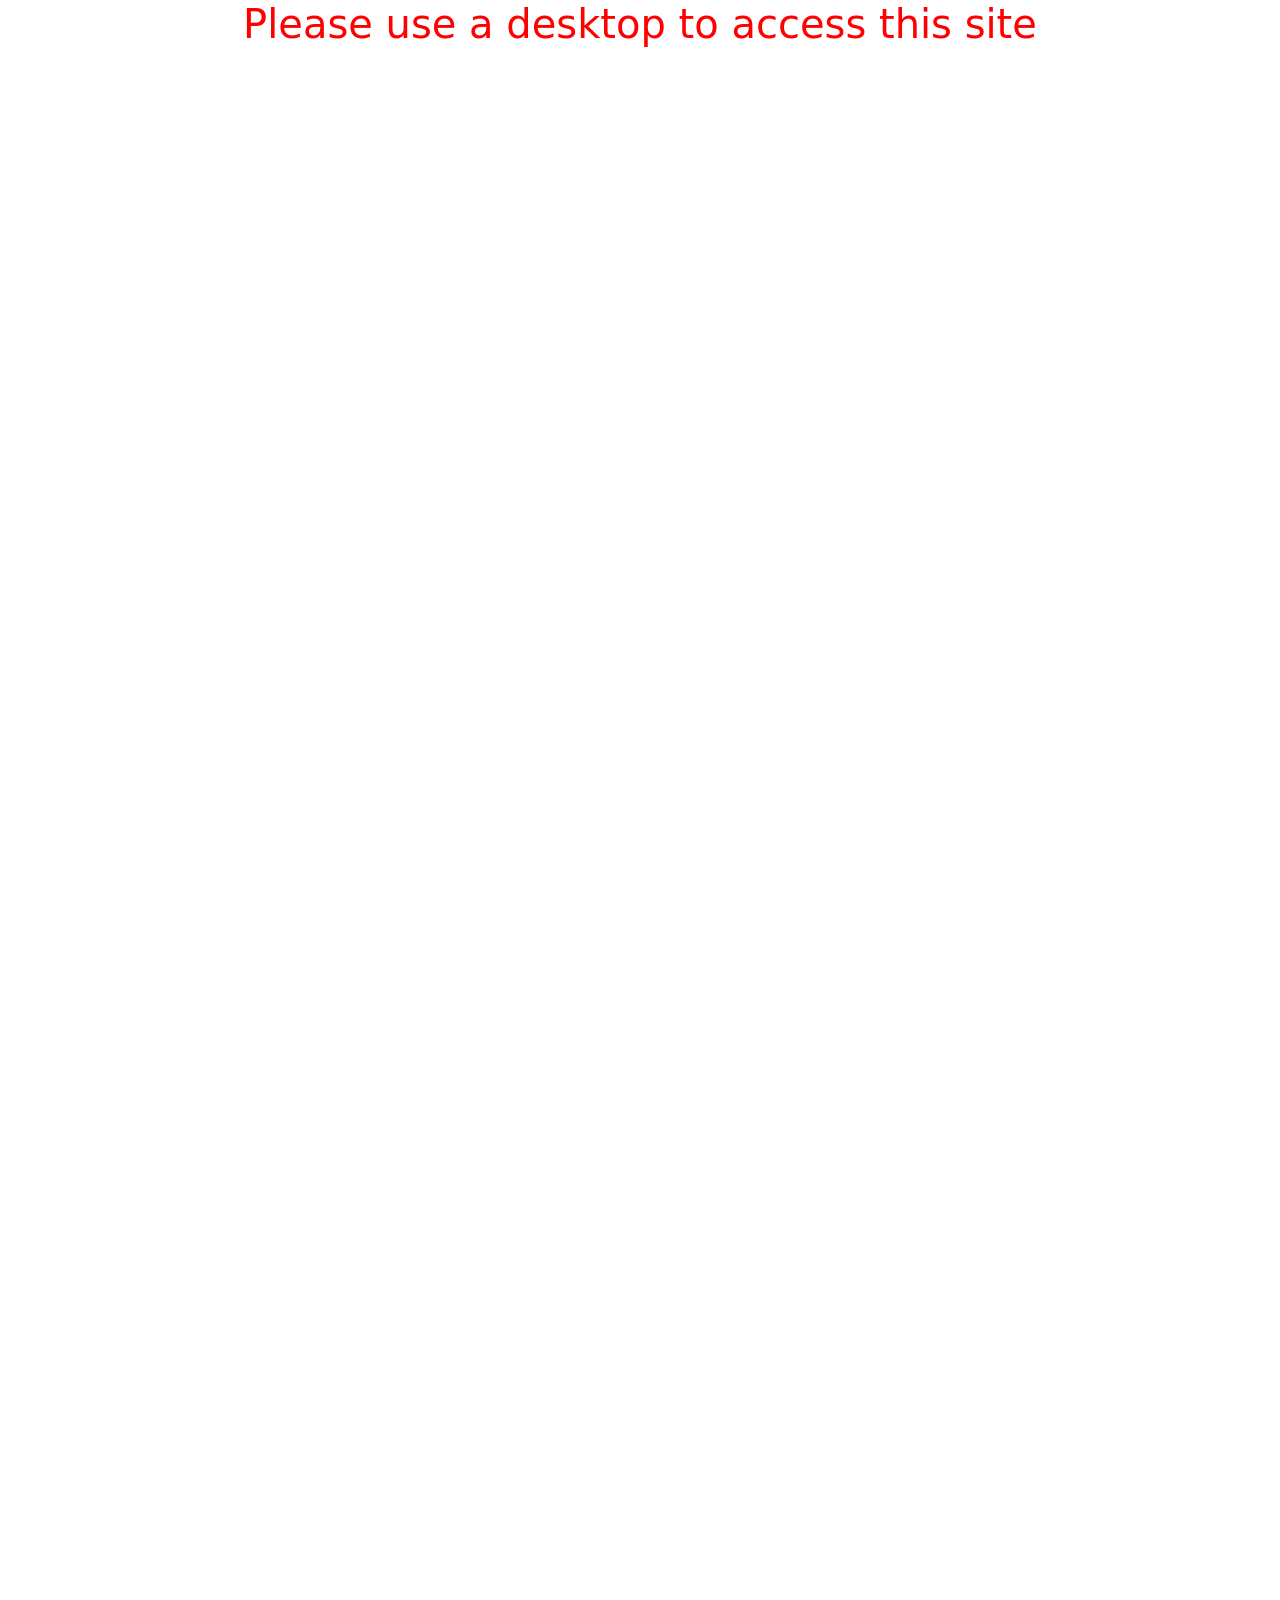
<file: index.html>
<!doctype html>
<html lang="en">
  <head>
    <meta charset="utf-8">
    <meta name="viewport" content="width=device-width, initial-scale=1">
    <title>HooBank payment</title>
    <link href="https://cdn.jsdelivr.net/npm/bootstrap@5.3.3/dist/css/bootstrap.min.css" rel="stylesheet" integrity="sha384-QWTKZyjpPEjISv5WaRU9OFeRpok6YctnYmDr5pNlyT2bRjXh0JMhjY6hW+ALEwIH" crossorigin="anonymous">
    <script defer src="https://cdn.jsdelivr.net/npm/bootstrap@5.3.3/dist/js/bootstrap.bundle.min.js" integrity="sha384-YvpcrYf0tY3lHB60NNkmXc5s9fDVZLESaAA55NDzOxhy9GkcIdslK1eN7N6jIeHz" crossorigin="anonymous"></script>
    <link rel="stylesheet" href="style.css">
  </head>
  <body>
    
    <div class="navbar navbar-expand navbar-dark my-menu">
      <div class="container">
        <a href="#" class="navbar-brand">
          <img src="images/hoobank-footer.png" alt="" style="width :25vh">
        </a>
        <ul class="navbar-nav navi">
          <li class="nav-item">
            <a href="#" class="nav-link active navi-text" aria-current="page">Home</a>
          </li>
          <li class="nav-item">
            <a href="#" class="nav-link navi-text">About us</a>
          </li>
          <li class="nav-item">
            <a href="#" class="nav-link navi-text">Features</a>
          </li>
          <li class="nav-item">
            <a href="#" class="nav-link navi-text">Solution</a>
          </li>
        </ul>
      </div>
    </div>   

    <div class="main-container">
      <div class="main-section text-white d-flex p-4">
        <div class="main-left">
          <div class="mb-3 decision-con">
            <img src="images/descision.png" alt="" class="decision">
          </div>
          <h1 class="main-text">
            The Next 
          </h1>
          <h1 class="main-text generation">
            Generation
          </h1>
          <h1 class="main-text">
            Payment Method.
          </h1>
          <span class="d-block mt-4 all-text">Our team of experts uses a methodology to identify</span>
          <span class="d-block all-text">the credit cards most likely to fit your needs.</span>
          <span class="d-block all-text">We examine annual percentage rates, annual fees.</span>
        </div>
        <div class="main-right">
          <img src="images/atm3.svg" alt="" class="atm-card" >
        </div>
        <img src="images/robot-hand.svg" alt="" class="robot">
        <img src="images/started.svg" alt="" class="started">
        
      </div>

      <div class="statsM">
        <img src="images/stats.png" alt="" class=" stats d-block mx-auto">
      </div>

      <div class="businessM p-4 d-flex">
        <div class="business-left text-white">
          <p class="all-head fw-semibold mb-3">You do the business,</p>
          <p class="all-head fw-semibold">we'll handle the money.</p>
          <p class="all-text">With the right credit card, you can improve your financial life by building credit, earning rewards and saving money. But with hundreds of credit cards on the market.</p>
          <div class="button-con">
            <button class="getStartedBtn mb-3 fw-bold rounded-2">Get Started</button>
          </div>
        </div>
        <div class="business-right text-white">
          <div class="d-flex align-items-center p-2 mb-3">
            <div class="pe-2 reward-pic">
              <img src="images/socials/rewards.png" alt="" class="">
            </div>
            <div class="reward">
              <p class=" mb-0 fw-semibold reward-header">Rewards</p>
              <p class="mb-0 all-text">The best credit cards offer some tantalizing combinations of promotions and prizes.</p>
            </div>
            
          </div>
          <div class=" d-flex align-items-center p-2 rounded-4 secured mb-3">
            <div class="pe-2 reward-pic">
              <img src="images/socials/secured.png" alt="">
            </div>
            <div class="reward">
              <p class=" mb-0 reward-header fw-semibold">100% Secured</p>
              <p class="mb-0 all-text">We take proactive steps make sure your information and transactions are secure.</p>
            </div>
          </div>
          <div class=" d-flex align-items-center p-2 mb-3">
            <div class="pe-2 reward-pic">
              <img src="images/socials/transfer.png" alt="">
            </div>
            <div class="reward">
              <p class=" mb-0 reward-header fw-semibold">Balance Transfer</p>
              <p class="mb-0 all-text">A balance transfer credit card can save you a lot of money in interest charges.</p>
            </div>
          </div>
        </div>
      </div>
      
      <div class="billingM d-flex p-4">
        <div class="billing-left">
          <img src="images/success.png" alt="" class="big">
        </div>
        <div class="billing-right text-white">
          <p class="all-head fw-semibold mb-3 easily-text">Easily control your</p>
          <p class="all-head fw-semibold">billing & invoice.</p>
          <p class="all-text">Everything you need to accept card payments and grow your business anywhere on the planet</p>
          <img src="images/socials/appStore.png" alt="">
          <img src="images/socials/googlePlay.png" alt="">
        </div>
      </div>

      <div class="easy-stepsM d-flex p-4">
        <div class="step-left text-white">
          <p class="fw-semibold mb-3 all-head">Find a better card deal.</p>
          <p class="fw-semibold all-head">in few easy steps.</p>
          <p class="all-text">Arcu tortor, purus in mattis at sed integer faucibus. Aliquet quis aliquet eget mauris tortor.ç Aliquet ultrices ac, ametau.</p>
          <div class="button-con">
            <button class="getStartedBtn mb-3 fw-bold rounded-2">Get Started</button>
          </div>
        </div>
        <div class="step-right pe-4">
          <img src="images/payment.png" alt="" class="big">
        </div>
      </div>

      <div class="aboutM d-flex p-4 text-white align-items-center">
        
        <div class="about-one">
          <p class="all-head fw-semibold">What people are</p>
          <p class="all-head fw-semibold">saying about us</p>
        </div>
        
        <div class="about-two all-text">
          Everything you need to accept card payments and grow your business anywhere on the planet.
        </div>
      </div>
      <div class="p-4 testimonialsM text-white mt-4">
        <div class="container testimonials d-flex">
          <div class="jensen-T firstpic rounded-4 p-5 ps-4 pe-4 ">
            <img class="mb-4" src="images/apostrophe.png" alt="" style="margin-bottom: 3rem;" >
            <p class="mb-4" style="font-size: 1.2vw;">Money is only a tool. It will take you wherever you wish, but it will not replace you as the driver.</p>
            <div class="d-flex">
              <img class="jensen-pic me-2" src="images/jensen.png" alt="">
              <div class="">
                <p class="mb-0">Herman Jenson</p>
                <p class="opacity-50 mb-0">Founder & Leader</p>
              </div>
            </div>
          </div>
          <div class="jensen-T rounded-4 p-5 ps-4 pe-4 ">
            <img class="mb-4" src="images/apostrophe.png" alt="" style="margin-bottom: 3rem;" >
            <p class="mb-4" style="font-size: 1.2vw;">Money makes your life easier. If you're lucky to have it, you're lucky.</p>
            <div class="d-flex">
              <img class="jensen-pic me-2" src="images/steve.png" alt="">
              <div class="">
                <p class="mb-0">Steve Mark</p>
                <p class="opacity-50 mb-0">Founder & Leader</p>
              </div>
            </div>
          </div>
          <div class="jensen-T rounded-4 p-5 ps-4 pe-4 ">
            <img class="mb-4" src="images/apostrophe.png" alt="" style="margin-bottom: 3rem;" >
            <p class="mb-4" style="font-size: 1.2vw;">It is usually people in the money business, finance, and international trade that are really rich.</p>
            <div class="d-flex">
              <img class="jensen-pic me-2" src="images/Kenn.png" alt="">
              <div class="">
                <p class="mb-0">Kenn Gallagher</p>
                <p class="opacity-50 mb-0">Founder & Leader</p>
              </div>
            </div>
          </div>
        </div>
      </div>
      <div class="crypto-servicesM d-flex ps-4 pe-5 justify-content-between align-items-center">
        <img class="" src="images/crypto/Group 481734.png" alt="">
        <img src="images/crypto/Group 481735.png" alt="">
        <img src="images/crypto/Group 481736.png" alt="" class="mb-2">
        <img src="images/crypto/Group 481737.png" alt="">
      </div>

      <div class="get-startedM  p-4">

        <div class="getStarted d-flex text-white rounded-4 p-5 align-items-center">
          <div class="w-75">
            <p class="fw-semibold mb-3 all-head">Let's try our service now!</p>
            <p class="all-text">Everything you need to accept card payments</p>
            <p class="all-text">and grow your business anywhere on the planet.</p>
          </div>
          <div class="w-25 button-con">
            <button class="getStartedBtn mb-3 fw-bold rounded-2 lastbtn">Get Started</button>
          </div>
        </div>
      </div>

      <div class="last-section  gx-0 p-4 pt-5 text-white" style="background-color: #0B0A0C;">
        <div class="row">
          <div class="col col-4">
            <img src="images/hoobank-footer.png" alt="">
          <p class="mt-4 mb-2">A new way to make the payments</p>
          <p class="">easy, reliable and secure</p>
          </div>
  
          <div class="col ">
            <p class="useful-links mb-4">Useful Links</p>
            <ul class="list-unstyled">
              <li>Content</li>
              <li>How it works</li>
              <li>Create</li>
              <li>Explore</li>
              <li>Terms & Services</li>
            </ul>
          </div>
  
          <div class="col ">
            <p class="community mb-4">Community</p>
            <ul class="list-unstyled">
              <li>Help Center</li>
              <li>Partners</li>
              <li>Suggestions</li>
              <li>Blog</li>
              <li>Newsletters</li>
            </ul>
          </div>
  
          <div class="col ">
            <p class="Partner mb-4">Partner</p>
            <ul class="list-unstyled">
              <li>Our Partner</li>
              <li>Become a Partner</li>
            </ul>
          </div>

        </div>
        <div class="container p-0">
          <svg width="auto" height="1" viewBox="0 0 1170 1" fill="none" class="svg-line" xmlns="http://www.w3.org/2000/svg">
            <line y1="0.501953" x2="1170" y2="0.501953" stroke="#3F3E45"/>
          </svg>
          <div class="row">
            <div class="col col-9">Copyright @ 2021 HooBank. All Rights Reserved.</div>
            <div class="col col-3">
              <div class="hstack gap-4 ps-4">
                <img src="images/socials/Vector-1.png" alt="">
                <img src="images/socials/Vector.png" alt="">
                <img src="images/socials/Group.png" alt="">
                <img src="images/socials/Vector-2.png" alt="">            
              </div>
            </div>
          </div>  
        </div>
        

      </div>
    </div>
    <script>
      function checkScreenSize() {
        if (window.innerWidth < 1100) {
          document.body.innerHTML = "<h1 style='text-align:center;color:red;'>Please use a desktop to access this site</h1>";
        }
      }
    
      checkScreenSize();
    
      window.addEventListener("resize", checkScreenSize);
    </script>
    
  </body>
</html>
</file>
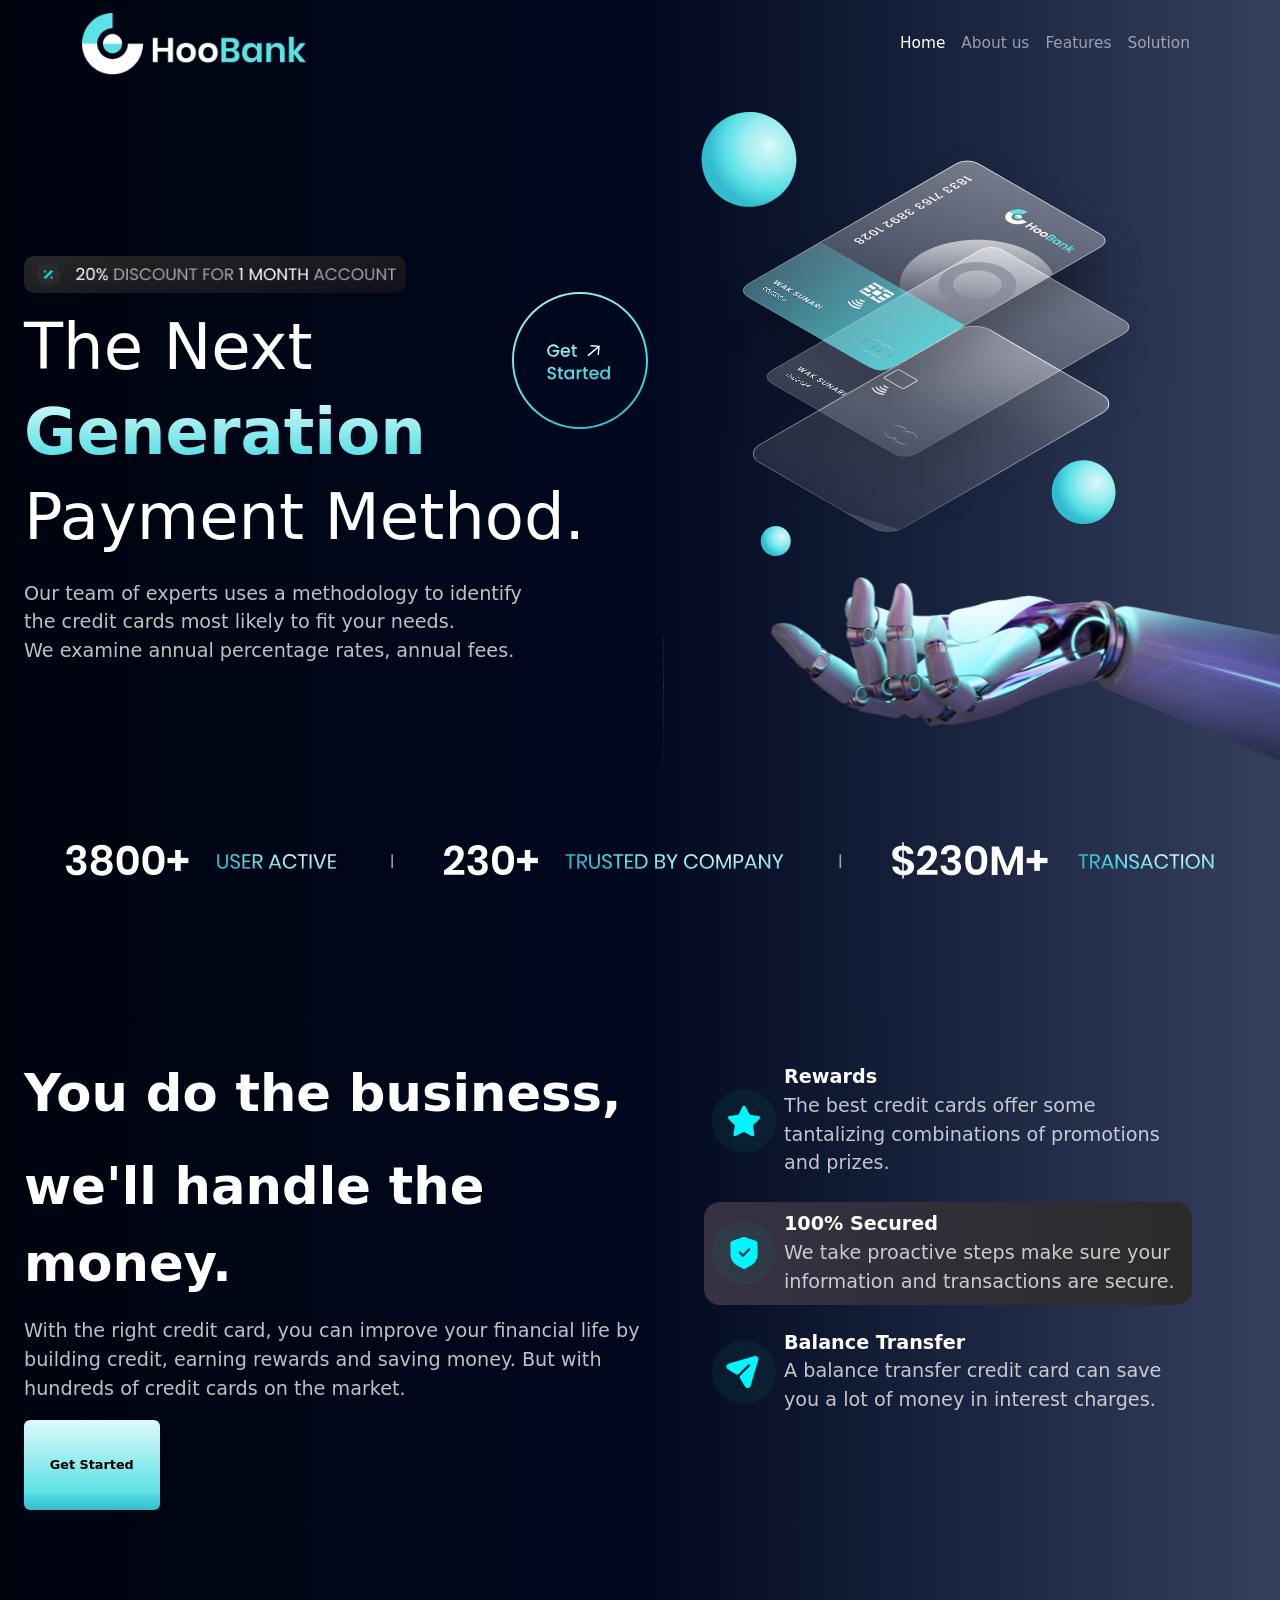
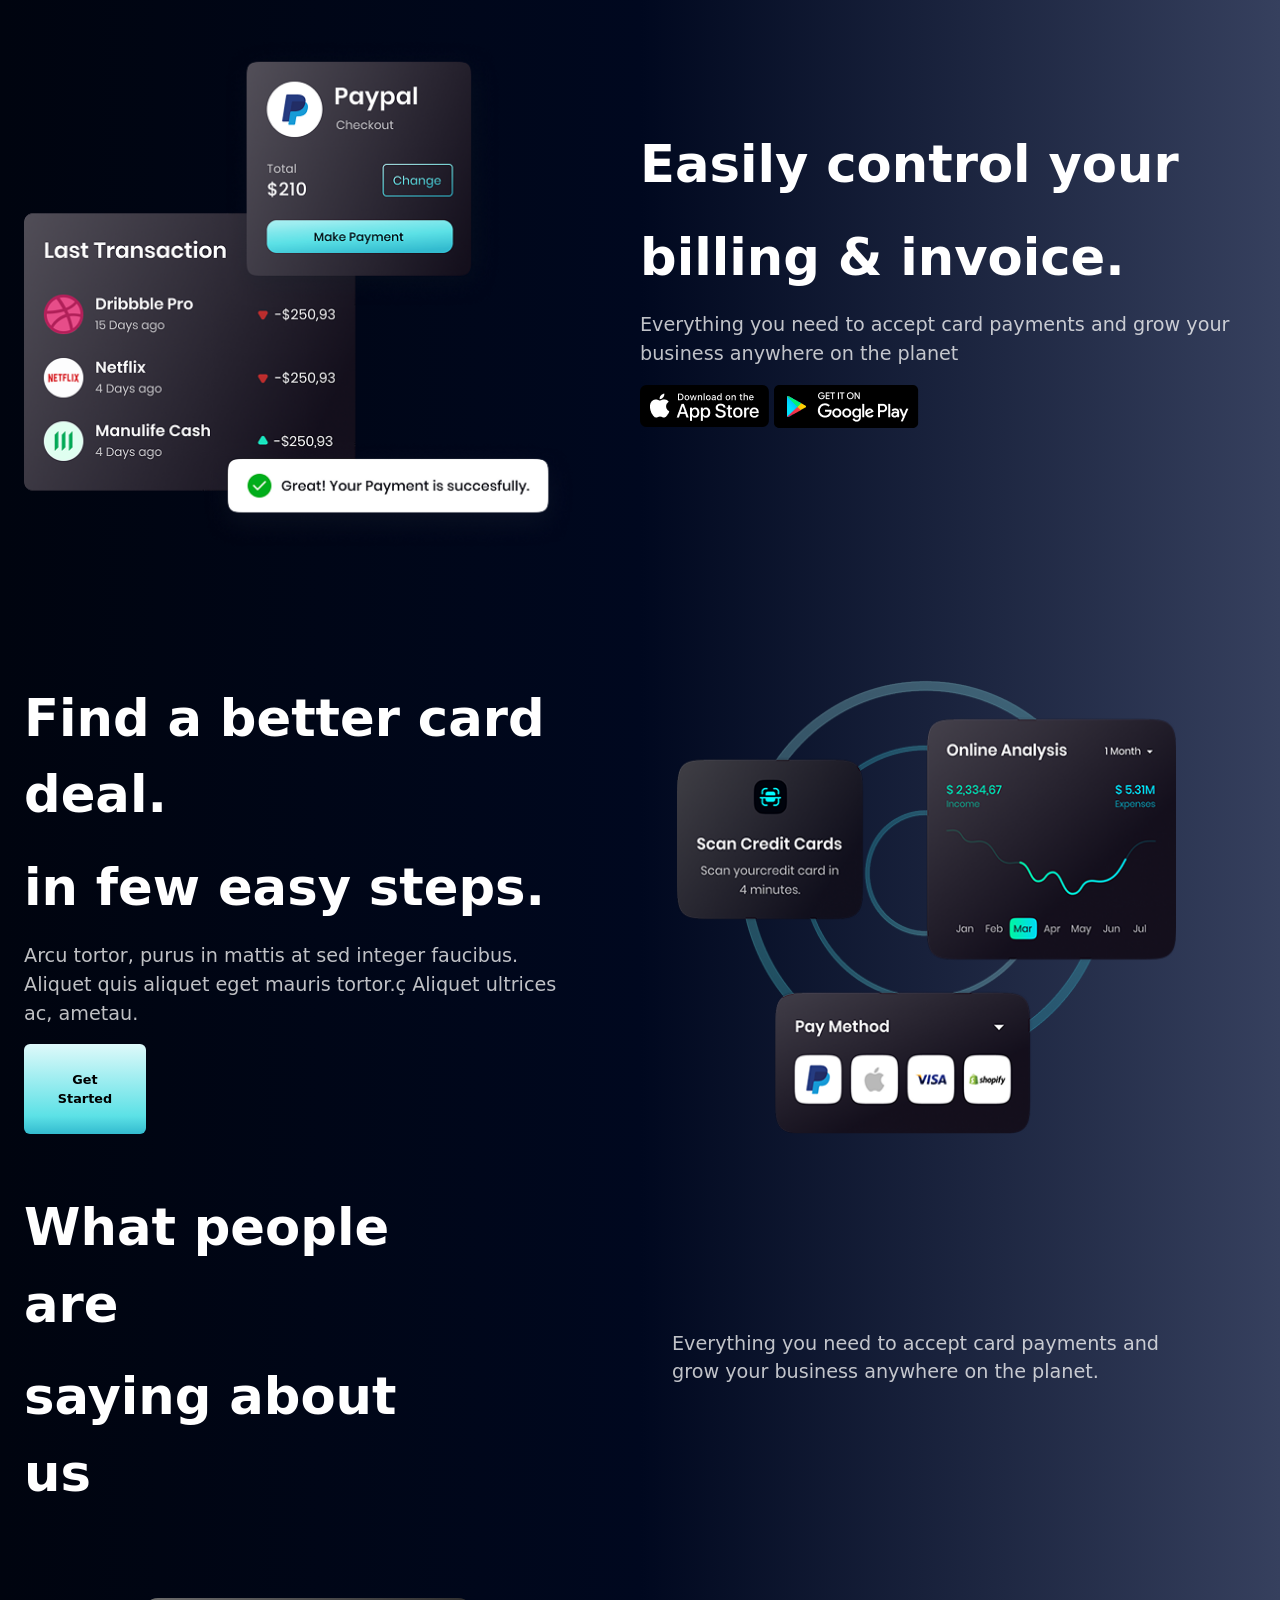
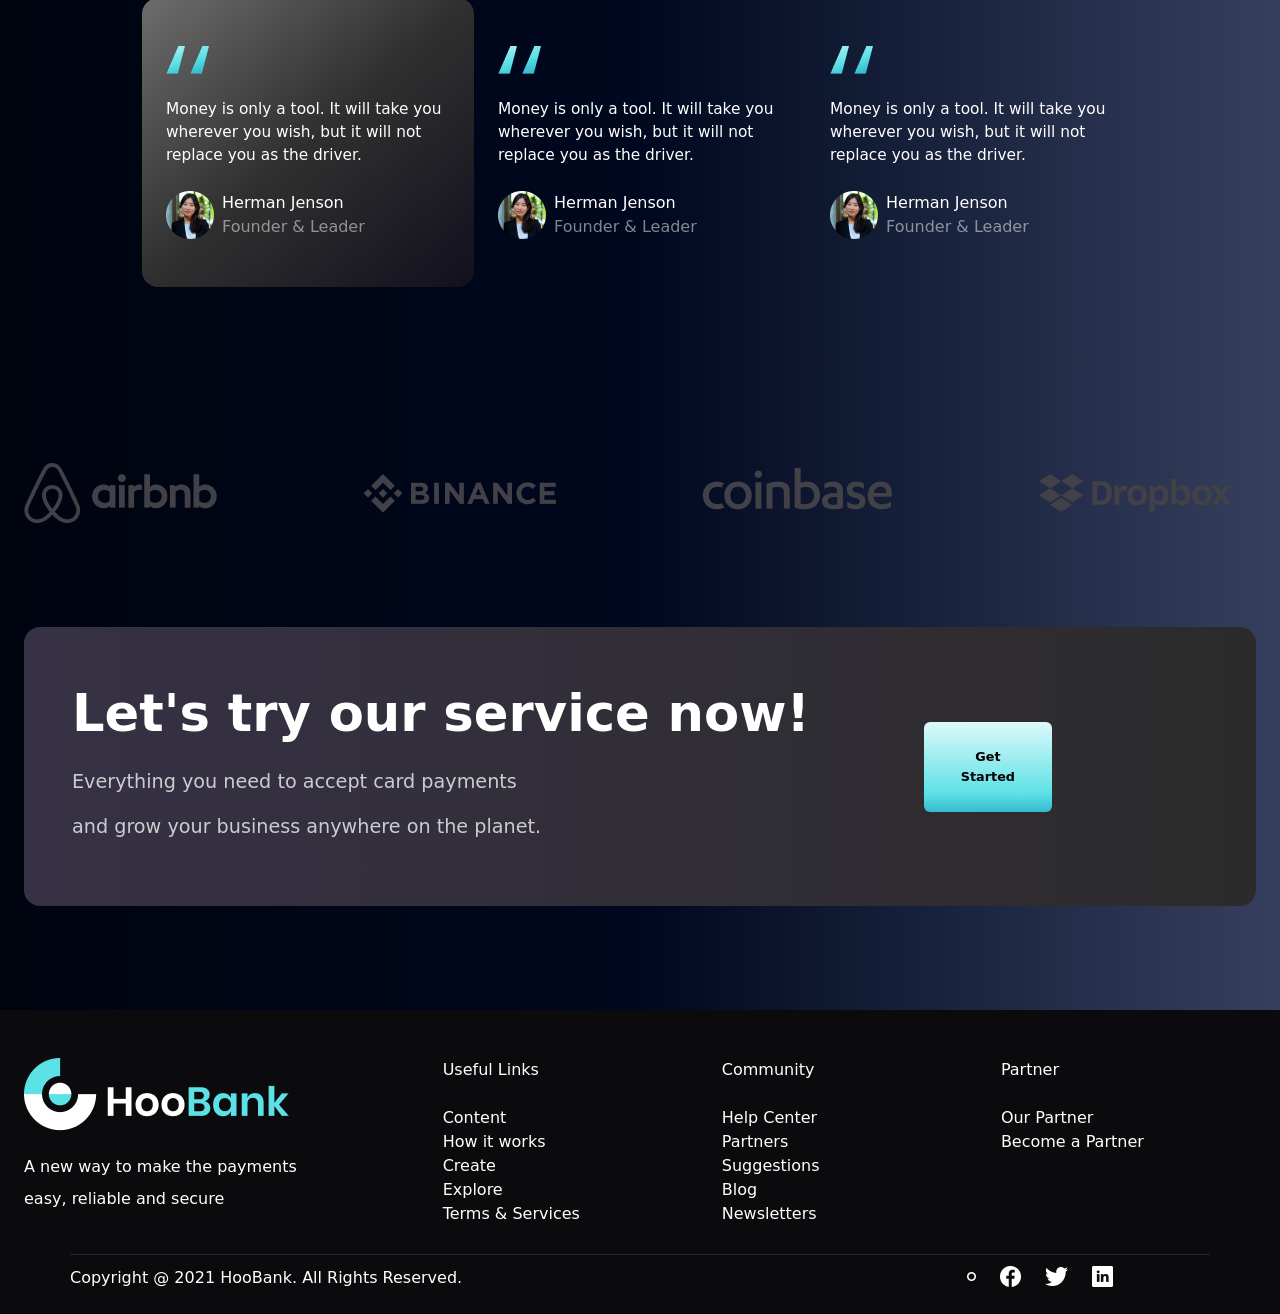
<file: bank.html>
<!doctype html>
<html lang="en">
  <head>
    <meta charset="utf-8">
    <meta name="viewport" content="width=device-width, initial-scale=1">
    <title>Bootstrap demo</title>
    <link href="https://cdn.jsdelivr.net/npm/bootstrap@5.3.3/dist/css/bootstrap.min.css" rel="stylesheet" integrity="sha384-QWTKZyjpPEjISv5WaRU9OFeRpok6YctnYmDr5pNlyT2bRjXh0JMhjY6hW+ALEwIH" crossorigin="anonymous">
    <script defer src="https://cdn.jsdelivr.net/npm/bootstrap@5.3.3/dist/js/bootstrap.bundle.min.js" integrity="sha384-YvpcrYf0tY3lHB60NNkmXc5s9fDVZLESaAA55NDzOxhy9GkcIdslK1eN7N6jIeHz" crossorigin="anonymous"></script>
    <link rel="stylesheet" href="style.css">
  </head>
  <body>
    
    <div class="navbar navbar-expand navbar-dark my-menu">
      <div class="container">
        <a href="#" class="navbar-brand">
          <img src="images/hoobank-footer.png" alt="" style="width :25vh">
        </a>
        <ul class="navbar-nav navi">
          <li class="nav-item">
            <a href="#" class="nav-link active navi-text" aria-current="page">Home</a>
          </li>
          <li class="nav-item">
            <a href="#" class="nav-link navi-text">About us</a>
          </li>
          <li class="nav-item">
            <a href="#" class="nav-link navi-text">Features</a>
          </li>
          <li class="nav-item">
            <a href="#" class="nav-link navi-text">Solution</a>
          </li>
        </ul>
      </div>
    </div>   

    <div class="main-container">
      <div class="main-section text-white d-flex p-4">
        <div class="main-left">
          <div class="mb-3 decision-con">
            <img src="images/descision.png" alt="" class="decision">
          </div>
          <h1 class="main-text">
            The Next 
          </h1>
          <h1 class="main-text generation">
            Generation
          </h1>
          <h1 class="main-text">
            Payment Method.
          </h1>
          <span class="d-block mt-4 all-text">Our team of experts uses a methodology to identify</span>
          <span class="d-block all-text">the credit cards most likely to fit your needs.</span>
          <span class="d-block all-text">We examine annual percentage rates, annual fees.</span>
        </div>
        <div class="main-right">
          <img src="images/atm3.svg" alt="" class="atm-card" >
        </div>
        <img src="images/robot-hand.svg" alt="" class="robot">
        <img src="images/started.svg" alt="" class="started">
        
      </div>

      <div class="statsM">
        <img src="images/stats.png" alt="" class=" stats d-block mx-auto">
      </div>

      <div class="businessM p-4 d-flex">
        <div class="business-left text-white">
          <p class="all-head fw-semibold mb-3">You do the business,</p>
          <p class="all-head fw-semibold">we'll handle the money.</p>
          <p class="all-text">With the right credit card, you can improve your financial life by building credit, earning rewards and saving money. But with hundreds of credit cards on the market.</p>
          <div class="button-con">
            <button class="getStartedBtn mb-3 fw-bold rounded-2">Get Started</button>
          </div>
        </div>
        <div class="business-right text-white">
          <div class="d-flex align-items-center p-2 mb-3">
            <div class="pe-2 reward-pic">
              <img src="/images/socials/rewards.png" alt="" class="">
            </div>
            <div class="reward">
              <p class=" mb-0 fw-semibold reward-header">Rewards</p>
              <p class="mb-0 all-text">The best credit cards offer some tantalizing combinations of promotions and prizes.</p>
            </div>
            
          </div>
          <div class=" d-flex align-items-center p-2 rounded-4 secured mb-3">
            <div class="pe-2 reward-pic">
              <img src="/images/socials/secured.png" alt="">
            </div>
            <div class="reward">
              <p class=" mb-0 reward-header fw-semibold">100% Secured</p>
              <p class="mb-0 all-text">We take proactive steps make sure your information and transactions are secure.</p>
            </div>
          </div>
          <div class=" d-flex align-items-center p-2 mb-3">
            <div class="pe-2 reward-pic">
              <img src="/images/socials/transfer.png" alt="">
            </div>
            <div class="reward">
              <p class=" mb-0 reward-header fw-semibold">Balance Transfer</p>
              <p class="mb-0 all-text">A balance transfer credit card can save you a lot of money in interest charges.</p>
            </div>
          </div>
        </div>
      </div>
      
      <div class="billingM d-flex p-4">
        <div class="billing-left">
          <img src="/images/success.png" alt="" class="big">
        </div>
        <div class="billing-right text-white">
          <p class="all-head fw-semibold mb-3 easily-text">Easily control your</p>
          <p class="all-head fw-semibold">billing & invoice.</p>
          <p class="all-text">Everything you need to accept card payments and grow your business anywhere on the planet</p>
          <img src="images/socials/appStore.png" alt="">
          <img src="images/socials/googlePlay.png" alt="">
        </div>
      </div>

      <div class="easy-stepsM d-flex p-4">
        <div class="step-left text-white">
          <p class="fw-semibold mb-3 all-head">Find a better card deal.</p>
          <p class="fw-semibold all-head">in few easy steps.</p>
          <p class="all-text">Arcu tortor, purus in mattis at sed integer faucibus. Aliquet quis aliquet eget mauris tortor.ç Aliquet ultrices ac, ametau.</p>
          <div class="button-con">
            <button class="getStartedBtn mb-3 fw-bold rounded-2">Get Started</button>
          </div>
        </div>
        <div class="step-right pe-4">
          <img src="/images/payment.png" alt="" class="big">
        </div>
      </div>

      <div class="aboutM d-flex p-4 text-white align-items-center">
        
        <div class="about-one">
          <p class="all-head fw-semibold">What people are</p>
          <p class="all-head fw-semibold">saying about us</p>
        </div>
        
        <div class="about-two all-text">
          Everything you need to accept card payments and grow your business anywhere on the planet.
        </div>
      </div>
      <div class="p-4 testimonialsM text-white mt-4">
        <div class="container testimonials d-flex">
          <div class="jensen-T firstpic rounded-4 p-5 ps-4 pe-4 ">
            <img class="mb-4" src="/images/apostrophe.png" alt="" style="margin-bottom: 3rem;" >
            <p class="mb-4" style="font-size: 1.2vw;">Money is only a tool. It will take you wherever you wish, but it will not replace you as the driver.</p>
            <div class="d-flex">
              <img class="jensen-pic me-2" src="/images/jensen.png" alt="">
              <div class="">
                <p class="mb-0">Herman Jenson</p>
                <p class="opacity-50 mb-0">Founder & Leader</p>
              </div>
            </div>
          </div>
          <div class="jensen-T rounded-4 p-5 ps-4 pe-4 ">
            <img class="mb-4" src="/images/apostrophe.png" alt="" style="margin-bottom: 3rem;" >
            <p class="mb-4" style="font-size: 1.2vw;">Money is only a tool. It will take you wherever you wish, but it will not replace you as the driver.</p>
            <div class="d-flex">
              <img class="jensen-pic me-2" src="/images/jensen.png" alt="">
              <div class="">
                <p class="mb-0">Herman Jenson</p>
                <p class="opacity-50 mb-0">Founder & Leader</p>
              </div>
            </div>
          </div>
          <div class="jensen-T rounded-4 p-5 ps-4 pe-4 ">
            <img class="mb-4" src="/images/apostrophe.png" alt="" style="margin-bottom: 3rem;" >
            <p class="mb-4" style="font-size: 1.2vw;">Money is only a tool. It will take you wherever you wish, but it will not replace you as the driver.</p>
            <div class="d-flex">
              <img class="jensen-pic me-2" src="/images/jensen.png" alt="">
              <div class="">
                <p class="mb-0">Herman Jenson</p>
                <p class="opacity-50 mb-0">Founder & Leader</p>
              </div>
            </div>
          </div>
        </div>
      </div>
      <div class="crypto-servicesM d-flex ps-4 pe-5 justify-content-between align-items-center">
        <img class="" src="/images/crypto/Group 481734.png" alt="">
        <img src="/images/crypto/Group 481735.png" alt="">
        <img src="/images/crypto/Group 481736.png" alt="" class="mb-2">
        <img src="/images/crypto/Group 481737.png" alt="">
      </div>

      <div class="get-startedM  p-4">

        <div class="getStarted d-flex text-white rounded-4 p-5 align-items-center">
          <div class="w-75">
            <p class="fw-semibold mb-3 all-head">Let's try our service now!</p>
            <p class="all-text">Everything you need to accept card payments</p>
            <p class="all-text">and grow your business anywhere on the planet.</p>
          </div>
          <div class="w-25 button-con">
            <button class="getStartedBtn mb-3 fw-bold rounded-2 lastbtn">Get Started</button>
          </div>
        </div>
      </div>

      <div class="last-section  gx-0 p-4 pt-5 text-white" style="background-color: #0B0A0C;">
        <div class="row">
          <div class="col col-4">
            <img src="images/hoobank-footer.png" alt="">
          <p class="mt-4 mb-2">A new way to make the payments</p>
          <p class="">easy, reliable and secure</p>
          </div>
  
          <div class="col ">
            <p class="useful-links mb-4">Useful Links</p>
            <ul class="list-unstyled">
              <li>Content</li>
              <li>How it works</li>
              <li>Create</li>
              <li>Explore</li>
              <li>Terms & Services</li>
            </ul>
          </div>
  
          <div class="col ">
            <p class="community mb-4">Community</p>
            <ul class="list-unstyled">
              <li>Help Center</li>
              <li>Partners</li>
              <li>Suggestions</li>
              <li>Blog</li>
              <li>Newsletters</li>
            </ul>
          </div>
  
          <div class="col ">
            <p class="Partner mb-4">Partner</p>
            <ul class="list-unstyled">
              <li>Our Partner</li>
              <li>Become a Partner</li>
            </ul>
          </div>

        </div>
        <div class="container p-0">
          <svg width="auto" height="1" viewBox="0 0 1170 1" fill="none" class="svg-line" xmlns="http://www.w3.org/2000/svg">
            <line y1="0.501953" x2="1170" y2="0.501953" stroke="#3F3E45"/>
          </svg>
          <div class="row">
            <div class="col col-9">Copyright @ 2021 HooBank. All Rights Reserved.</div>
            <div class="col col-3">
              <div class="hstack gap-4 ps-4">
                <img src="images/socials/Vector-1.png" alt="">
                <img src="images/socials/Vector.png" alt="">
                <img src="images/socials/Group.png" alt="">
                <img src="images/socials/Vector-2.png" alt="">            
              </div>
            </div>
          </div>  
        </div>
        

      </div>
    </div>

  </body>
</html>
</file>
<file: style.css>
.svg-line{
  background-color: #ffffff;
  opacity: 50%;
}

.getStarted{
  background: linear-gradient( to right, #363144, #2c2b2b);
  margin-top: 5rem;
}

.get-startedM{
  background: linear-gradient( to right, #00040F, #00081f, #36405e);
}

.getStartedBtn{
  background: linear-gradient( to top, #33BBCF, #5CE1E6, #7DE7EB, #9DEDF0, #BEF3F5, #DEF9FA);
 
  border: none;
  padding: 1rem 1.5rem 1rem 1.5rem;
  height: 100%;
  width: 22%;
  font-size: 1vw;
}

.button-con{
  height: 10vh; 
}

.reward-header{
  font-size: 1.5vw;
}

.generation{
  background: linear-gradient(to top, #33BBCF, #5CE1E6, #7DE7EB, #9DEDF0, #BEF3F5, #DEF9FA);
  -webkit-background-clip: text;
  -webkit-text-fill-color: transparent;
  font-size: 3rem;
  font-weight: bold;
}


.crypto-servicesM{
  background: linear-gradient( to right, #00040F, #00081f, #36405e);
  margin-top: 5rem;
}

.robot{
  position: absolute;
  bottom: 0%;
  right: 0%;
  height: 60%;
}

.atm-card{
  height: 70%;
  width: 100%;
}

.started{
  position: absolute;
  top: 30%;
  left: 40%;
  height: 20%;
}

.main-section{
  position: relative;
}

.jensen-pic{
  height: 3rem;
  width: 3rem;

}
.testimonialsM{
  background: linear-gradient( to right, #00040F, #00081f, #36405e);
  
}

.testimonials{
  padding: 4.5rem;
}

.jensen-T.firstpic{
  background: linear-gradient(to top left, #11101D,#302f2f,#6D6D6D);

}

.aboutM{
  background: linear-gradient( to right, #00040F, #00081f, #36405e);
  height: 15rem;
}

.about-one{
  flex-basis: 50%;
  padding-right: 10rem;
}

.about-two{
  flex-basis: 50%;
  padding-left: 2rem;
  padding-right: 5rem;
}


.step-left{
  flex-basis: 53%;
  padding-right: 8%;
}

.step-right, .billing-right{
  flex-basis: 47%;
}

.easy-stepsM, .billingM, .businessM, .statsM, .main-section, .main-container, .my-menu {
  background: linear-gradient( to right, #00040F, #00081f, #36405e);
}

.businessM, .billingM{
  margin-top: 5rem;
}

.billing-left{
  flex-basis: 50%;
  padding-right: 0%;
}

.billing-right{
  flex-basis: 50%;
  
}

.business-right{
  flex-basis: 50%;
  padding-left: 4rem;
  padding-right: 4rem
}

.easily-text{
  margin-top: 5.5rem;
}

.business-left{
  flex-basis: 50%;
  
}

.main-left{
  flex-basis: 50%;
  padding-top: 5rem ;
  padding-bottom: 5rem;
}

.main-right{
  flex-basis: 50%;
}

.main-container{
  
}

.main-text{
  font-size: 5vw;
}

.statsM{
  padding: 4rem;
}

.all-text{
  font-size: 1.5vw;
  opacity: .75;
}

.all-head{
  font-size: 4vw
}

.billingM{
  padding-left: 1.5rem;
  padding-right: 1.5rem;
  padding-top: 3rem;
  padding-bottom: 3rem;
}

.stats{
  width:100%
}

.decision{
  width: 62%;
}

.reward-pic{
  flex-basis: auto ;
}

.reward{
  flex-basis: content;
}

.lastbtn{
  width: 45%;
}

.easy-stepsM, .aboutM{
  margin-top: 5rem;
}

.decision-con{
  margin-top: 4rem;
}

.big{
  height: 100%;
  width: 90%;
}

.last-section{
  margin-top: 5rem;
}

.navi{
  flex-basis: auto;
}

.navi-text{
  font-size: 1.2vw
}

.secured{
  background: linear-gradient( to right, #363144, #2c2b2b);
}
</file>
